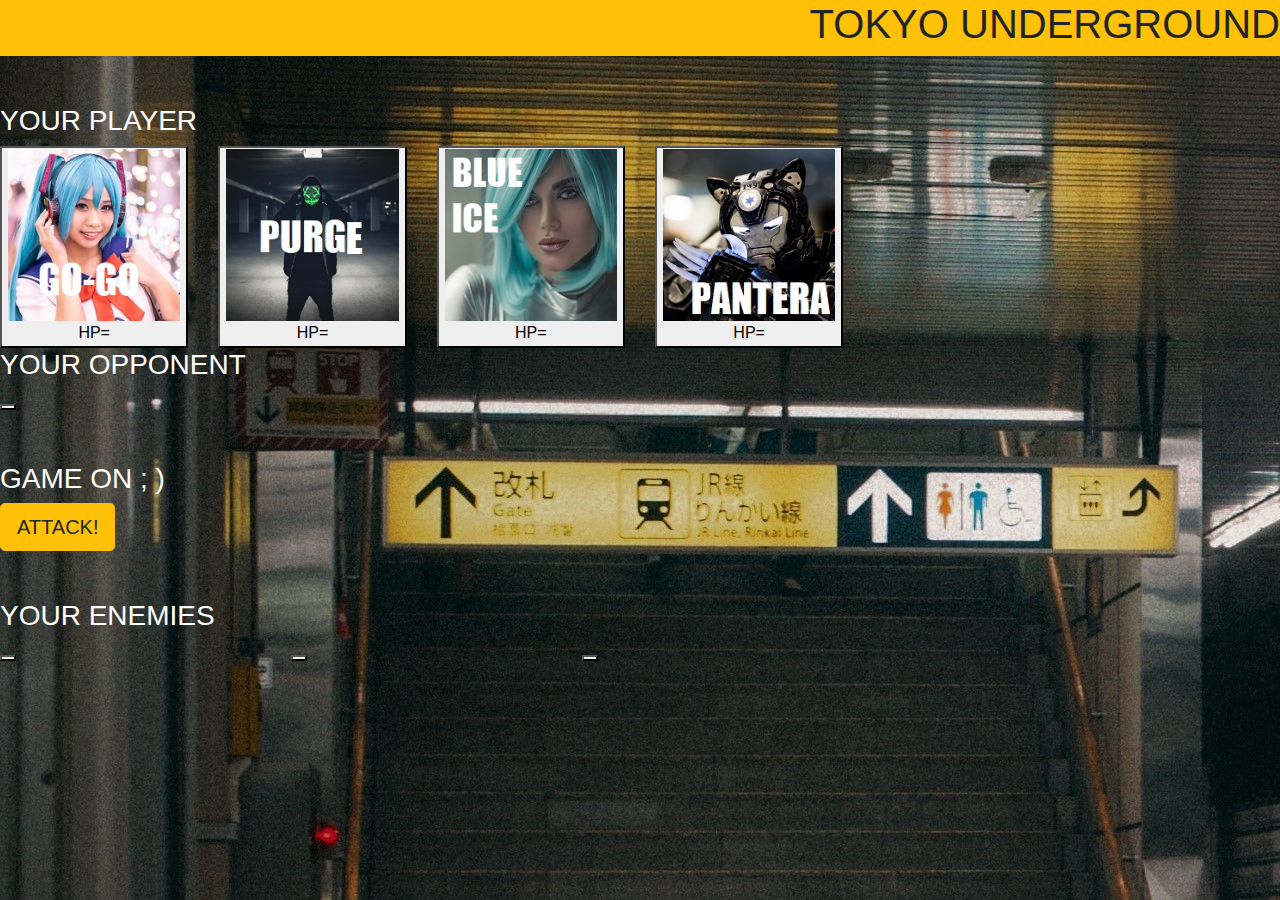
<file: index.html>
<!DOCTYPE html>
<html lang="en-us">

<head>
    <meta charset="UTF-8">
    <title>Unit-4-Game</title>
    <script src="https://cdnjs.cloudflare.com/ajax/libs/jquery/3.2.1/jquery.min.js"></script>

    <link rel="stylesheet" href="https://maxcdn.bootstrapcdn.com/bootstrap/4.0.0/css/bootstrap.min.css">
    <link rel="stylesheet" type="text/css" src="assets/css/style.css">


</head>

<body style="background:url('assets/images/tokyo-subway.jpg')">
    <div class="row">
        <div class="col-lg-12 bg-warning text-right">
            <h1 style="font-family:Impact, Haettenschweiler, 'Arial Narrow Bold', sans-serif">TOKYO UNDERGROUND</h1>
        </div>
    </div>

    <br></br>


    <!-- Your Player Choice-->
    <div class="row">
        <div class="col-md-8">
            <h3 class="text-white" style="font-family:Impact, Haettenschweiler, 'Arial Narrow Bold', sans-serif">YOUR PLAYER</h3>
            <div id="your-player" class="row">
                <div class="col">
                    <button id="player1" class="player-button">
                    <img src="assets/images/go-go-crazy.jpg" class="img-fluid">
                    <div class="hp">HP=</div></button>
                </div>
                <div class="col">
                    <button id="player2" class="player-button">
                    <img src="assets/images/purge-dude.jpg" class="img-fluid">
                    <div class="hp">HP=</div></button>
                </div>
                <div class="col">
                    <button id="player3" class="player-button">
                    <img src="assets/images/blue-ice.jpg" class="img-fluid">
                    <div class="hp">HP= </div></button>
                </div>
                <div class="col">
                    <button id="player4" class="player-button">
                    <img src="assets/images/robo-panther.jpg" class="img-fluid">
                    <div class="hp">HP=</div></button>
                </div>
            </div>
        </div>
    </div>

    <!-- Current opponent -->
    <div class="row">
        <div class="col-md-4">
            <h3 class="text-white" style="font-family:Impact, Haettenschweiler, 'Arial Narrow Bold', sans-serif">YOUR OPPONENT</h3>
            <button id="opponentChoice" class="opponent-choice"></button>
        </div>
    </div>


    <br></br>

    <!-- Container for fight space -->
    <div class="row">
        <div class="col-lg-12">
            <div class="row">
                <div class="col-md-6">
                    <h3 class="text-white" style="font-family:Impact, Haettenschweiler, 'Arial Narrow Bold', sans-serif">GAME ON ; )</h3>
                    <button id="attack" type="button" class="btn btn-warning btn-lg">ATTACK!</button>
                    <div id="attack-pts"><span style="display:none">xpts</span></div>
                </div>
            </div>
        </div>
    </div>

    <br></br>

    <!-- Enemies Section -->
    <div class="row">
        <div class="col-lg-12">
            <div class="row">
                <div class="col-md-8">
                    <h3 class="text-white" style="font-family:Impact, Haettenschweiler, 'Arial Narrow Bold', sans-serif">YOUR ENEMIES</h3>
                    <div id="enemies" class="row">
                        <div class="col">
                            <button id="enemy1" class="enemy-button"></button>
                        </div>
                        <div class="col">
                            <button id="enemy2" class="enemy-button"></button>
                        </div>
                        <div class="col">
                            <button id="enemy3" class="enemy-button"></button>
                        </div>
                    </div>
                </div>
            </div>
        </div>
    </div>

    <br></br>

    <script src="assets/javascript/game.js"></script>
</body>

</html>
</file>
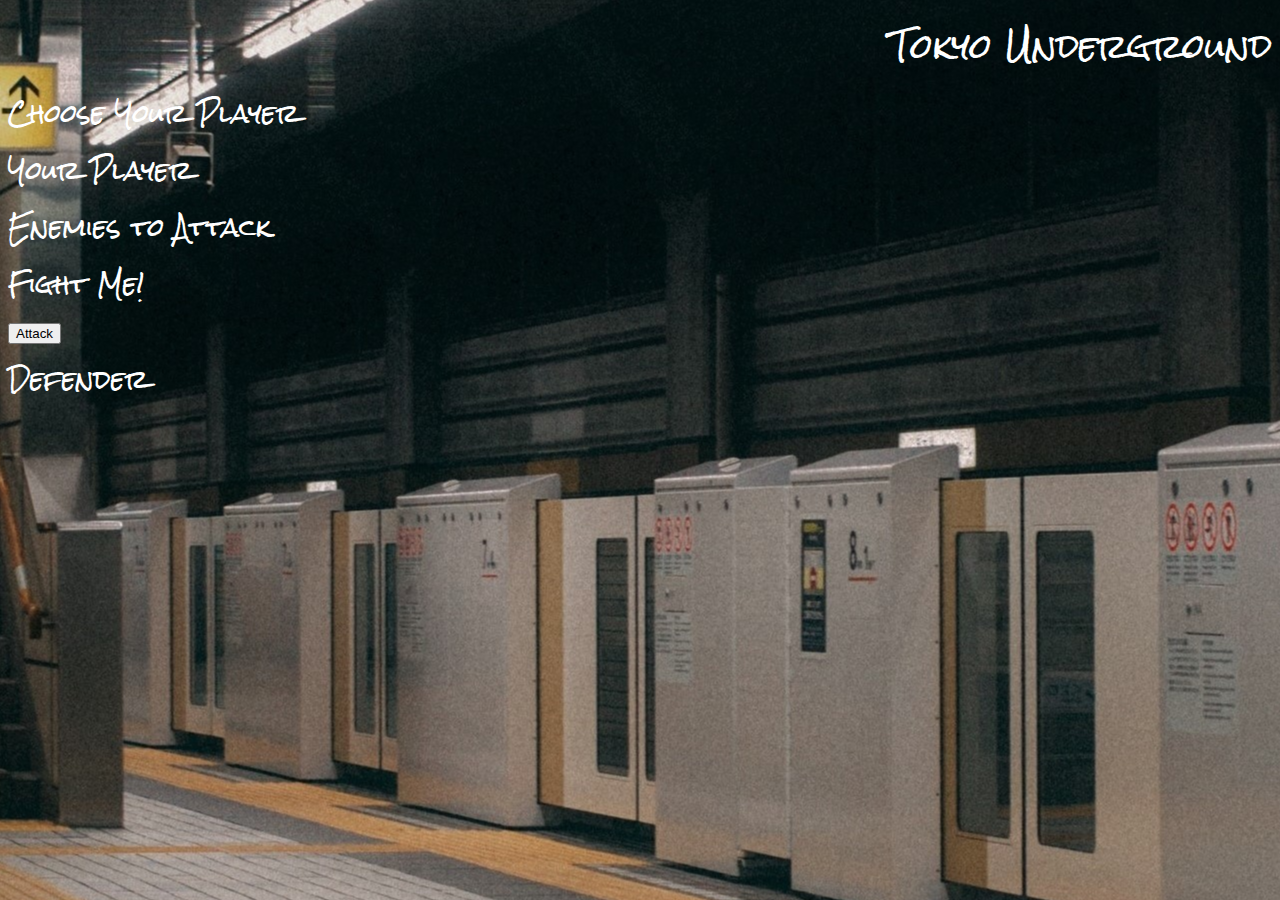
<file: index2.html>
<!DOCTYPE html>
<html lang="en-us">

<head>
    <meta charset="UTF-8">
    <title>Unit-4-Game</title>
    <!-- Google Fonts -->
    <link href="https://fonts.googleapis.com/css?family=Rock+Salt&display=swap" rel="stylesheet">
    <!-- CSS -->
    <link rel="stylesheet" type="text/css" href="assets/css/style2.css">
    <!-- JQuery -->
    <script src="https://code.jquery.com/jquery-3.4.1.js" integrity="sha256-WpOohJOqMqqyKL9FccASB9O0KwACQJpFTUBLTYOVvVU=" crossorigin="anonymous"></script>
    <!-- JS -->
    <script type="text/javascript" src="assets/javascript/game2.js"></script>

</head>


<body>

    <div class="main-section-title">Tokyo Underground</div>
    <div id="main-game-section">

        <!-- Section where initially choose a player -->
        <div id="characters-section">
            <div class="section-title">Choose Your Player</div>
        </div>

        <!-- Section for once a player is selected for remainder of game -->
        <div id="selected-character-section">
            <div class="section-title">Your Player</div>
            <!-- Player selected renders here -->
            <div id="selected-character"></div>
        </div>

        <!-- Section where all other player choices will render as emeies-->
        <div id="available-to-attack-section">
            <div class="section-title">Enemies to Attack</div>
            <div id="unselected-characters"></div>
            <!--try: <div id="unselected-characters"></div> and .addClass("unselected-characters) in js-->
        </div>

        <!-- Section where chosen player will fight enemies one by one-->
        <div class="section-title">Fight Me!</div>
        <div id="fight-section">
            <button id="attack-button">Attack</button>
        </div>

        <!-- Section where enemy will render on click for(loop)var i=0;i<characters-section.length; i++ -->
        <div id="action">
            <div class="characters-section">
                <div class="section-title">Defender</div>
                <!-- Where chosen defender will render-->
                <div id="defender"></div>
            </div>
        </div>

    </div>
    <div id="game-message"></div>


</body>

</html>
</file>
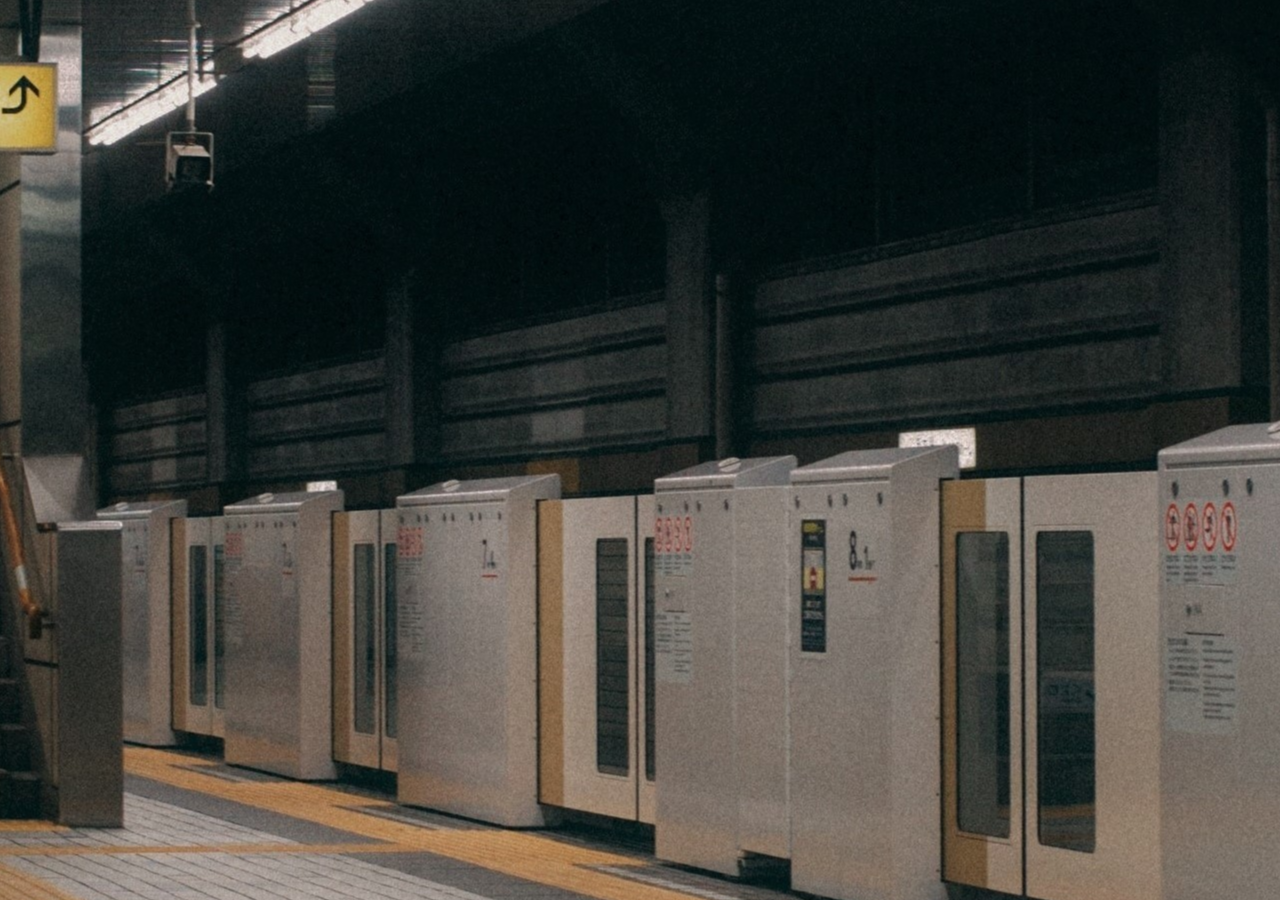
<file: index3.html>
<!DOCTYPE html>
<html lang="en-us">

<head>
    <meta charset="UTF-8">
    <title>Unit-4-Game</title>
    <!-- Google Fonts -->
    <link href="https://fonts.googleapis.com/css?family=Rock+Salt&display=swap" rel="stylesheet">
    <!-- CSS -->
    <link rel="stylesheet" type="text/css" href="assets/css/style2.css">
    <!-- JQuery -->
    <script src="https://code.jquery.com/jquery-3.4.1.js" integrity="sha256-WpOohJOqMqqyKL9FccASB9O0KwACQJpFTUBLTYOVvVU=" crossorigin="anonymous"></script>
    <!-- JS -->
    <script type="text/javascript" src="assets/javascript/game2.js"></script>

</head>

<body>
    <!-- CHAR OPTIONS - hide on CHAR click -->
    <div class="row">
        <div class="col">
            <div id="char-options">

            </div>
        </div>
    </div>
    <!-- FIGHT AREA -->
    <div class="row" id="fight-area">
        <!-- CHAR SELECTION -->
        <div class="col">
            <div id="char-selection">

            </div>
        </div>
        <!-- OPPONENT SELECTION -->
        <div class="col">
            <div id="opponent-selection">

            </div>
        </div>
    </div>
    <!-- OPPONENT OPTIONS -->
    <div class="row">
        <div class="col">
            <div id="opponent-options">

            </div>
        </div>
    </div>



</body>

</html>
</file>
<file: assets/css/style2.css>
body {
    background-image: url(../images/tokyo-subway.jpg);
    color: white;
    background-position: center;
    background-position: no-repeat;
    background-attachment: fixed;
    font-family: 'Rock Salt', Impact, 'Arial Narrow Bold', sans-serif;
}

img {
    height: 150px;
    width: 150px;
    border-radius: 10px;
}

.section-title {
    font-size: 150%;
}

.main-section-title {
    font-size: 200%;
    text-align: right;
}

.character {
    display: inline-block;
    border-style: solid;
    border-color: white;
    border-width: 3px;
    cursor: pointer;
    background-color: black;
    color: white;
}

.character-image {
    padding-right: 16px;
    padding-left: 16px;
    margin-top: 3px;
    margin-bottom: 0px;
}

.character-name {
    text-align: center;
}

.character-health {
    text-align: center;
}
</file>
